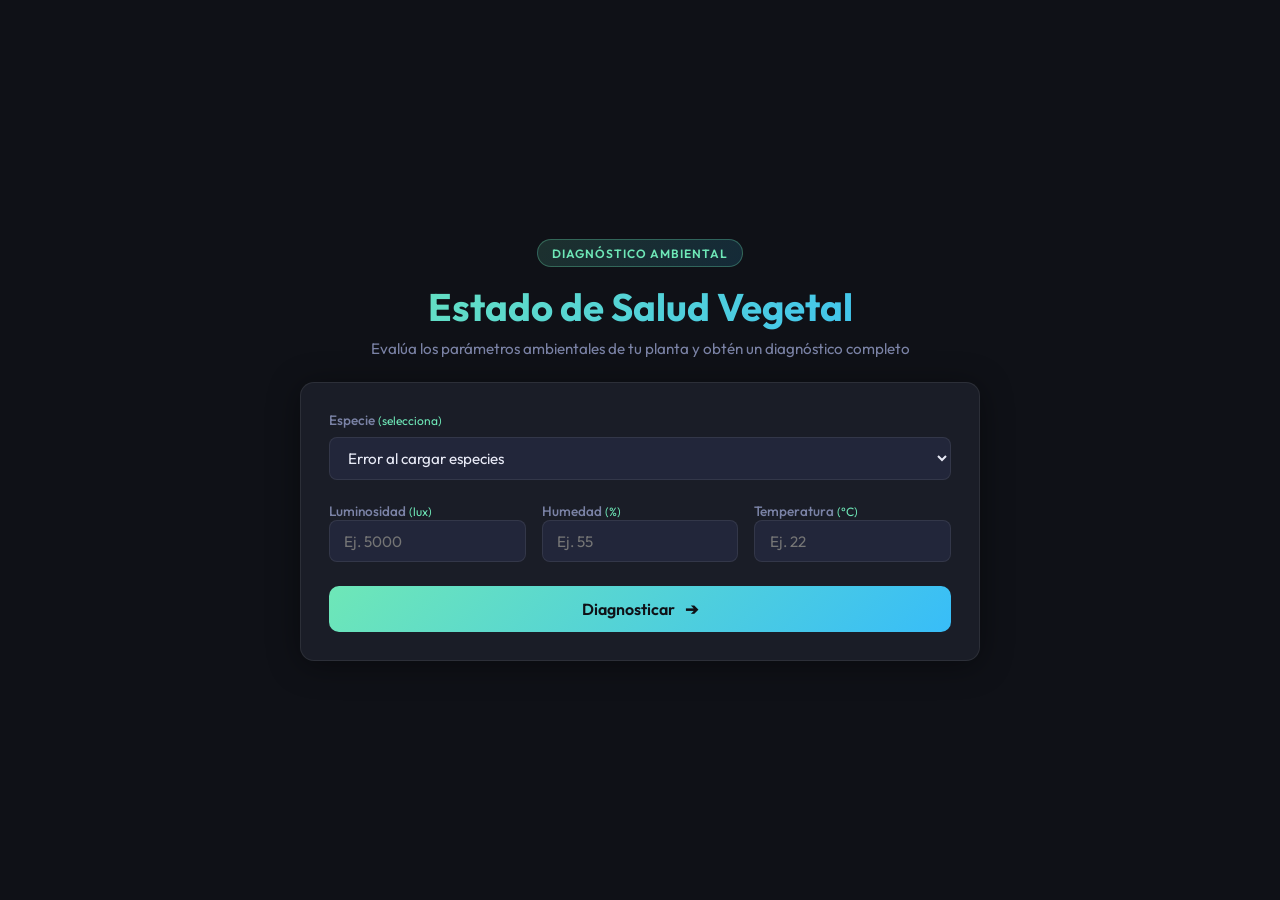
<file: frontend/index.html>
<!DOCTYPE html>
<html lang="es">

<head>
    <meta charset="UTF-8">
    <meta name="viewport" content="width=device-width, initial-scale=1.0">
    <title>Diagnóstico de Salud Vegetal</title>
    <meta name="description" content="Sistema de diagnóstico del estado de salud de plantas basado en parámetros ambientales.">
    <link rel="preconnect" href="https://fonts.googleapis.com">
    <link rel="preconnect" href="https://fonts.gstatic.com" crossorigin>
    <link href="https://fonts.googleapis.com/css2?family=Outfit:wght@300;400;500;600;700&display=swap" rel="stylesheet">
    <link rel="stylesheet" href="styles.css">
</head>

<body>
    <div class="container">
        <div class="header">
            <div class="badge">Diagnóstico Ambiental</div>
            <h1>Estado de Salud Vegetal</h1>
            <p class="subtitle">Evalúa los parámetros ambientales de tu planta y obtén un diagnóstico completo</p>
        </div>

        <form id="evaluarForm" novalidate>
            <!-- Especie: se puebla dinámicamente desde GET /api/especies -->
            <div class="form-group">
                <label for="especie">Especie <span class="unit-tag">(selecciona)</span></label>
                <select id="especie" name="especie" required>
                    <option value="" disabled selected>Cargando especies…</option>
                </select>
            </div>

            <!-- Parámetros ambientales -->
            <div class="form-group">
                <div class="inputs-grid">
                    <div>
                        <label for="luminosidad">Luminosidad <span class="unit-tag">(lux)</span></label>
                        <input type="number" step="any" id="luminosidad" name="luminosidad"
                            placeholder="Ej. 5000" min="0" required>
                    </div>
                    <div>
                        <label for="humedad">Humedad <span class="unit-tag">(%)</span></label>
                        <input type="number" step="any" id="humedad" name="humedad"
                            placeholder="Ej. 55" min="0" max="100" required>
                    </div>
                    <div>
                        <label for="temperatura">Temperatura <span class="unit-tag">(°C)</span></label>
                        <input type="number" step="any" id="temperatura" name="temperatura"
                            placeholder="Ej. 22" required>
                    </div>
                </div>
            </div>

            <!-- Rangos de la especie seleccionada (informativo) -->
            <div class="rangos-info" id="rangosInfo" style="display:none;">
                <strong>Rangos óptimos para <span id="rangosNombre"></span>:</strong>
                <span id="rangosTexto"></span>
            </div>

            <button type="submit" class="submit-btn" id="btnEvaluar">
                <span>Diagnosticar</span>
                <span>➔</span>
            </button>
        </form>

        <!-- Resultado del diagnóstico -->
        <div class="result-card" id="resultCard" style="display:none;">
            <div class="estado-header">
                <div class="estado-label">Estado global</div>
                <div class="estado-badge" id="estadoBadge">--</div>
            </div>
            <div class="parametros-grid" id="parametrosGrid"></div>
        </div>

        <!-- Mensaje de error -->
        <div class="error-card" id="errorCard" style="display:none;">
            <strong id="errorCodigo"></strong>
            <p id="errorMensaje"></p>
        </div>
    </div>

    <script src="controlador.js"></script>
</body>

</html>
</file>
<file: frontend/styles.css>
/* ===== Variables ===== */
:root {
    --bg: #0f1117;
    --surface: #1a1d27;
    --surface-2: #22263a;
    --border: rgba(255, 255, 255, 0.08);
    --accent: #6ee7b7;
    --accent-2: #38bdf8;
    --text: #e8eaf6;
    --text-muted: #7b83a6;
    --green: #10b981;
    --yellow: #f59e0b;
    --red: #ef4444;
    --radius: 14px;
    --shadow: 0 4px 32px rgba(0,0,0,0.4);
}

* { box-sizing: border-box; margin: 0; padding: 0; }

body {
    font-family: 'Outfit', sans-serif;
    background: var(--bg);
    color: var(--text);
    min-height: 100vh;
    display: flex;
    align-items: center;
    justify-content: center;
    padding: 2rem 1rem;
}

.container {
    width: 100%;
    max-width: 680px;
    display: flex;
    flex-direction: column;
    gap: 1.5rem;
}

/* ===== Header ===== */
.header { text-align: center; }

.badge {
    display: inline-block;
    background: linear-gradient(135deg, rgba(110,231,183,.15), rgba(56,189,248,.15));
    border: 1px solid rgba(110,231,183,.3);
    color: var(--accent);
    font-size: .75rem;
    font-weight: 600;
    letter-spacing: .08em;
    text-transform: uppercase;
    padding: .35rem .9rem;
    border-radius: 999px;
    margin-bottom: 1rem;
}

h1 {
    font-size: clamp(1.6rem, 4vw, 2.4rem);
    font-weight: 700;
    background: linear-gradient(135deg, var(--accent), var(--accent-2));
    -webkit-background-clip: text;
    -webkit-text-fill-color: transparent;
    background-clip: text;
    margin-bottom: .5rem;
}

.subtitle { color: var(--text-muted); font-size: .95rem; }

/* ===== Form ===== */
form {
    background: var(--surface);
    border: 1px solid var(--border);
    border-radius: var(--radius);
    padding: 1.75rem;
    display: flex;
    flex-direction: column;
    gap: 1.25rem;
    box-shadow: var(--shadow);
}

.form-group { display: flex; flex-direction: column; gap: .45rem; }

label {
    font-size: .85rem;
    font-weight: 500;
    color: var(--text-muted);
}

.unit-tag {
    font-size: .75rem;
    color: var(--accent);
    font-weight: 400;
}

select, input[type="number"] {
    background: var(--surface-2);
    border: 1px solid var(--border);
    border-radius: 8px;
    color: var(--text);
    font-family: 'Outfit', sans-serif;
    font-size: .95rem;
    padding: .65rem .9rem;
    width: 100%;
    outline: none;
    transition: border-color .2s;
}

select:focus, input[type="number"]:focus {
    border-color: var(--accent);
}

select option { background: var(--surface-2); }

.inputs-grid {
    display: grid;
    grid-template-columns: repeat(3, 1fr);
    gap: 1rem;
}

@media (max-width: 480px) {
    .inputs-grid { grid-template-columns: 1fr; }
}

/* Rangos informativos */
.rangos-info {
    background: rgba(56,189,248,.07);
    border: 1px solid rgba(56,189,248,.2);
    border-radius: 8px;
    padding: .65rem .9rem;
    font-size: .8rem;
    color: var(--text-muted);
    line-height: 1.6;
}

/* ===== Submit button ===== */
.submit-btn {
    display: flex;
    align-items: center;
    justify-content: center;
    gap: .6rem;
    background: linear-gradient(135deg, var(--accent), var(--accent-2));
    color: #0f1117;
    font-family: 'Outfit', sans-serif;
    font-size: 1rem;
    font-weight: 600;
    border: none;
    border-radius: 10px;
    padding: .8rem 1.5rem;
    cursor: pointer;
    transition: opacity .2s, transform .15s;
    margin-top: .25rem;
}

.submit-btn:hover { opacity: .9; transform: translateY(-1px); }
.submit-btn:active { transform: translateY(0); }
.submit-btn:disabled { opacity: .5; cursor: not-allowed; }

/* ===== Result card ===== */
.result-card {
    background: var(--surface);
    border: 1px solid var(--border);
    border-radius: var(--radius);
    padding: 1.75rem;
    box-shadow: var(--shadow);
    display: flex;
    flex-direction: column;
    gap: 1.25rem;
    animation: fadeIn .3s ease;
}

.estado-header { display: flex; align-items: center; gap: 1rem; flex-wrap: wrap; }
.estado-label { color: var(--text-muted); font-size: .85rem; font-weight: 500; }

.estado-badge {
    font-size: 1.1rem;
    font-weight: 700;
    padding: .4rem 1.1rem;
    border-radius: 999px;
    border: 1px solid transparent;
    letter-spacing: .04em;
}

.estado-saludable { background: rgba(16,185,129,.15); color: var(--green); border-color: rgba(16,185,129,.3); }
.estado-en_riesgo { background: rgba(245,158,11,.15); color: var(--yellow); border-color: rgba(245,158,11,.3); }
.estado-critico   { background: rgba(239,68,68,.15);  color: var(--red);   border-color: rgba(239,68,68,.3); }

/* Parámetros individuales */
.parametros-grid {
    display: flex;
    flex-direction: column;
    gap: .7rem;
}

.param-row {
    display: grid;
    grid-template-columns: 130px 80px 80px 1fr;
    align-items: center;
    gap: .75rem;
    background: var(--surface-2);
    border-radius: 8px;
    padding: .6rem .9rem;
    font-size: .88rem;
}

@media (max-width: 520px) {
    .param-row { grid-template-columns: 1fr 1fr; grid-template-rows: auto auto; }
    .param-reco { grid-column: 1 / -1; }
}

.param-nombre { font-weight: 600; text-transform: capitalize; }
.param-valor  { color: var(--text-muted); }

.param-cls {
    font-size: .78rem;
    font-weight: 700;
    padding: .2rem .6rem;
    border-radius: 6px;
    text-align: center;
}

.cls-optimo { background: rgba(16,185,129,.15); color: var(--green); }
.cls-bajo   { background: rgba(56,189,248,.15);  color: var(--accent-2); }
.cls-alto   { background: rgba(245,158,11,.15);  color: var(--yellow); }

.param-reco { font-size: .8rem; color: var(--text-muted); font-style: italic; }

/* ===== Error card ===== */
.error-card {
    background: rgba(239,68,68,.08);
    border: 1px solid rgba(239,68,68,.25);
    border-radius: var(--radius);
    padding: 1.25rem 1.5rem;
    animation: fadeIn .3s ease;
}

.error-card strong { color: var(--red); font-size: .85rem; text-transform: uppercase; letter-spacing: .05em; }
.error-card p { margin-top: .3rem; color: var(--text-muted); font-size: .9rem; }

@keyframes fadeIn {
    from { opacity: 0; transform: translateY(8px); }
    to   { opacity: 1; transform: translateY(0); }
}
</file>
